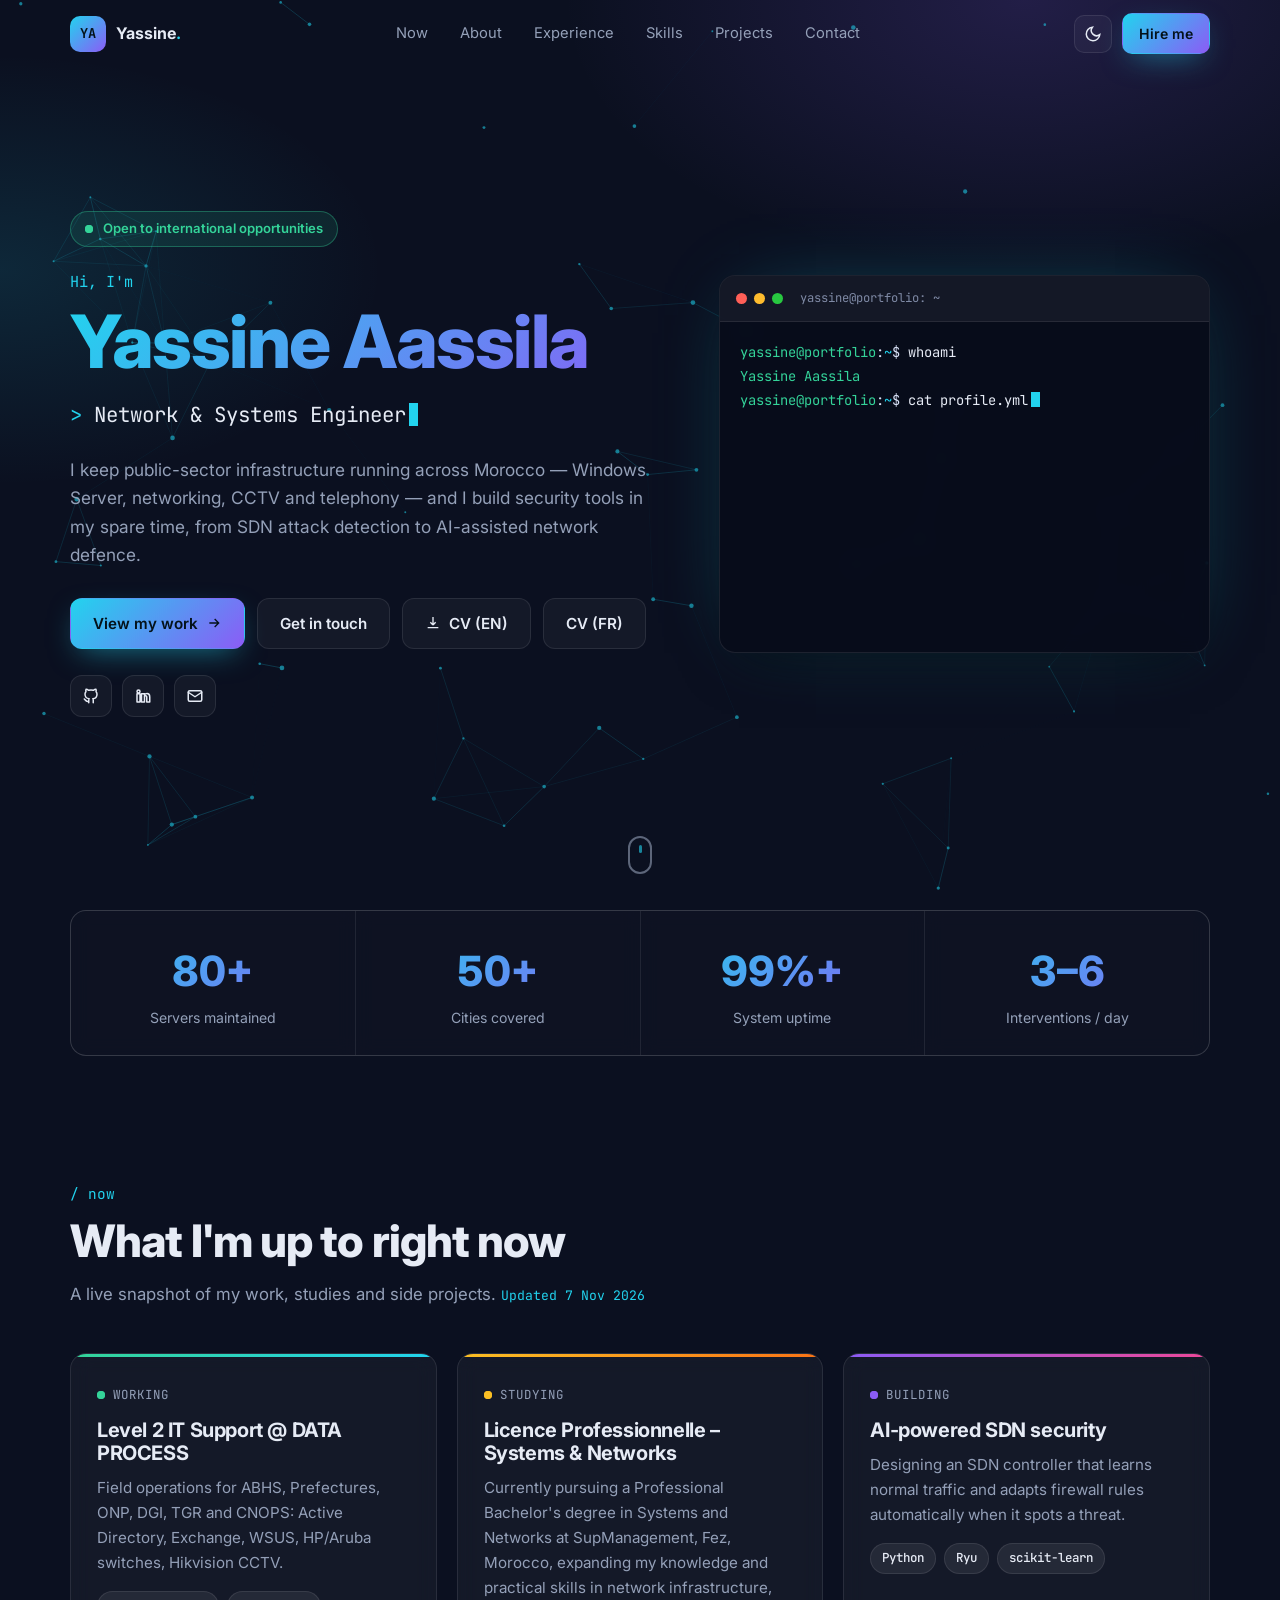
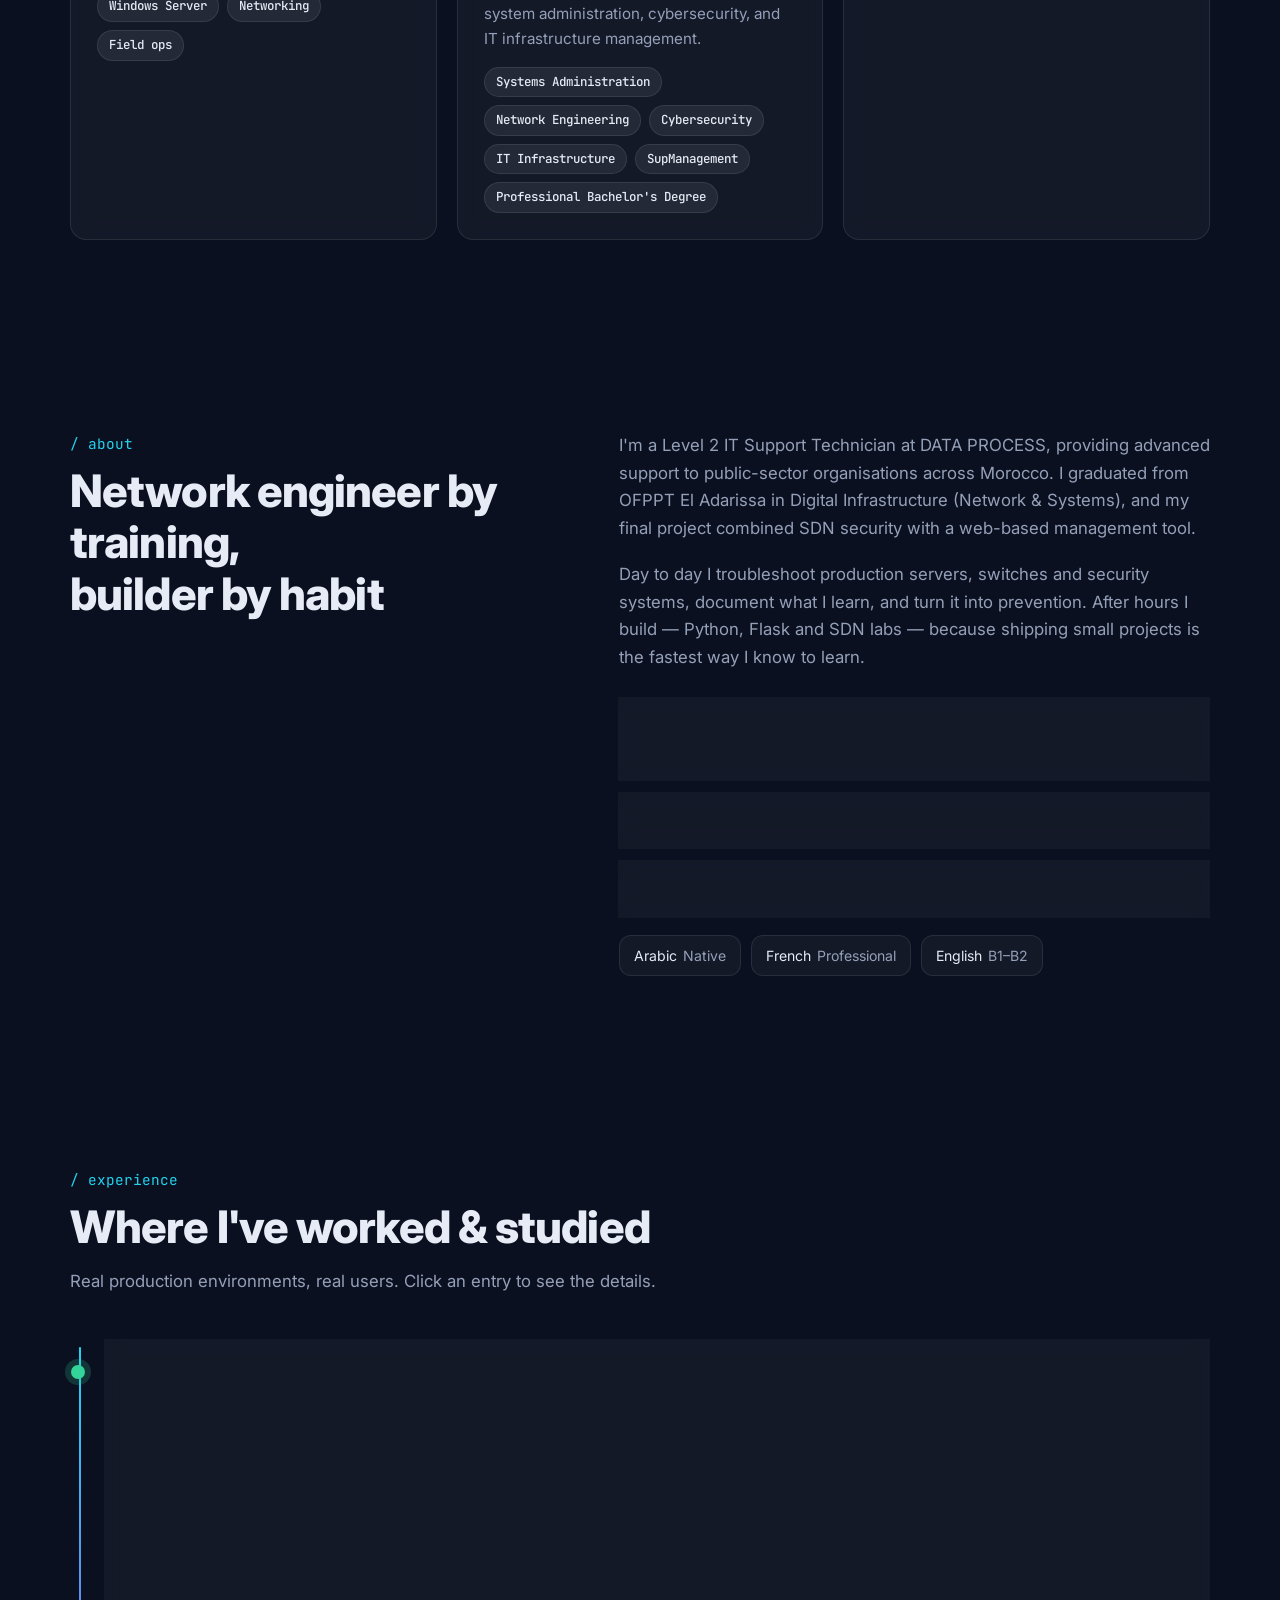
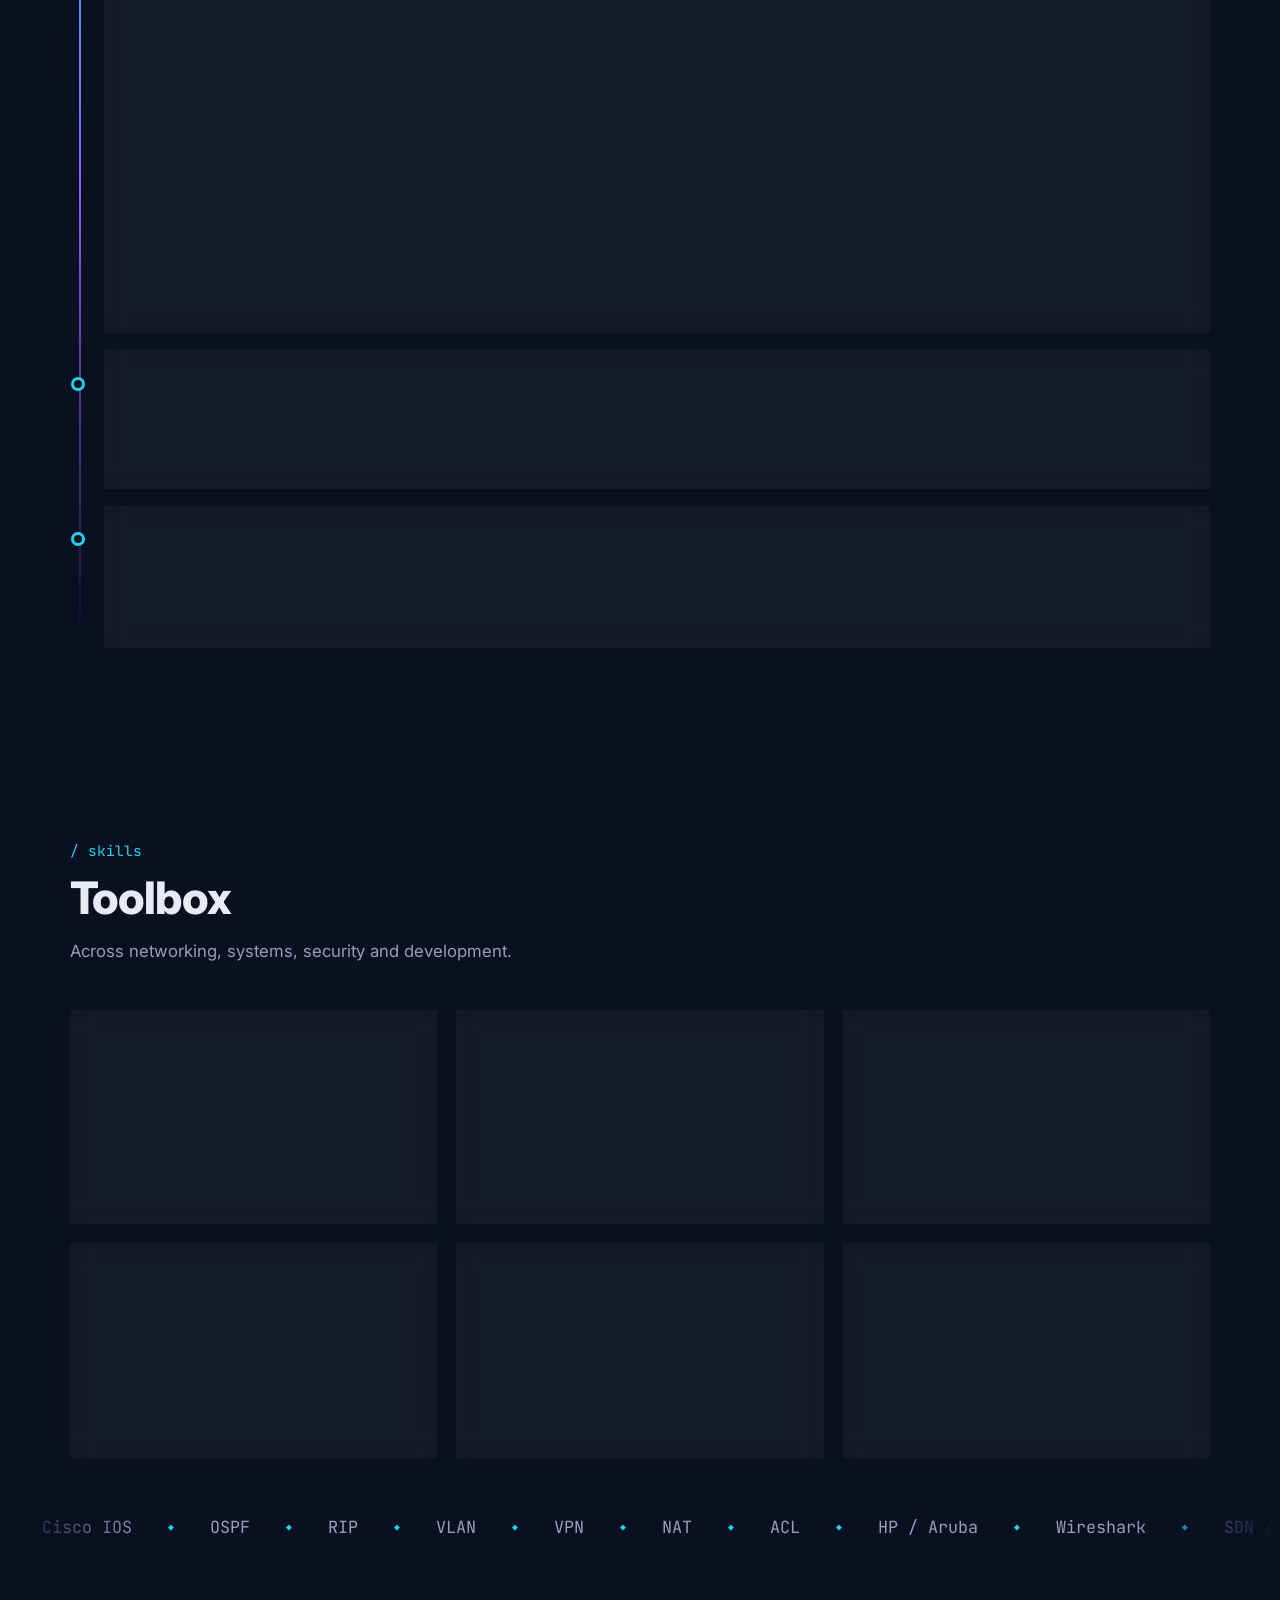
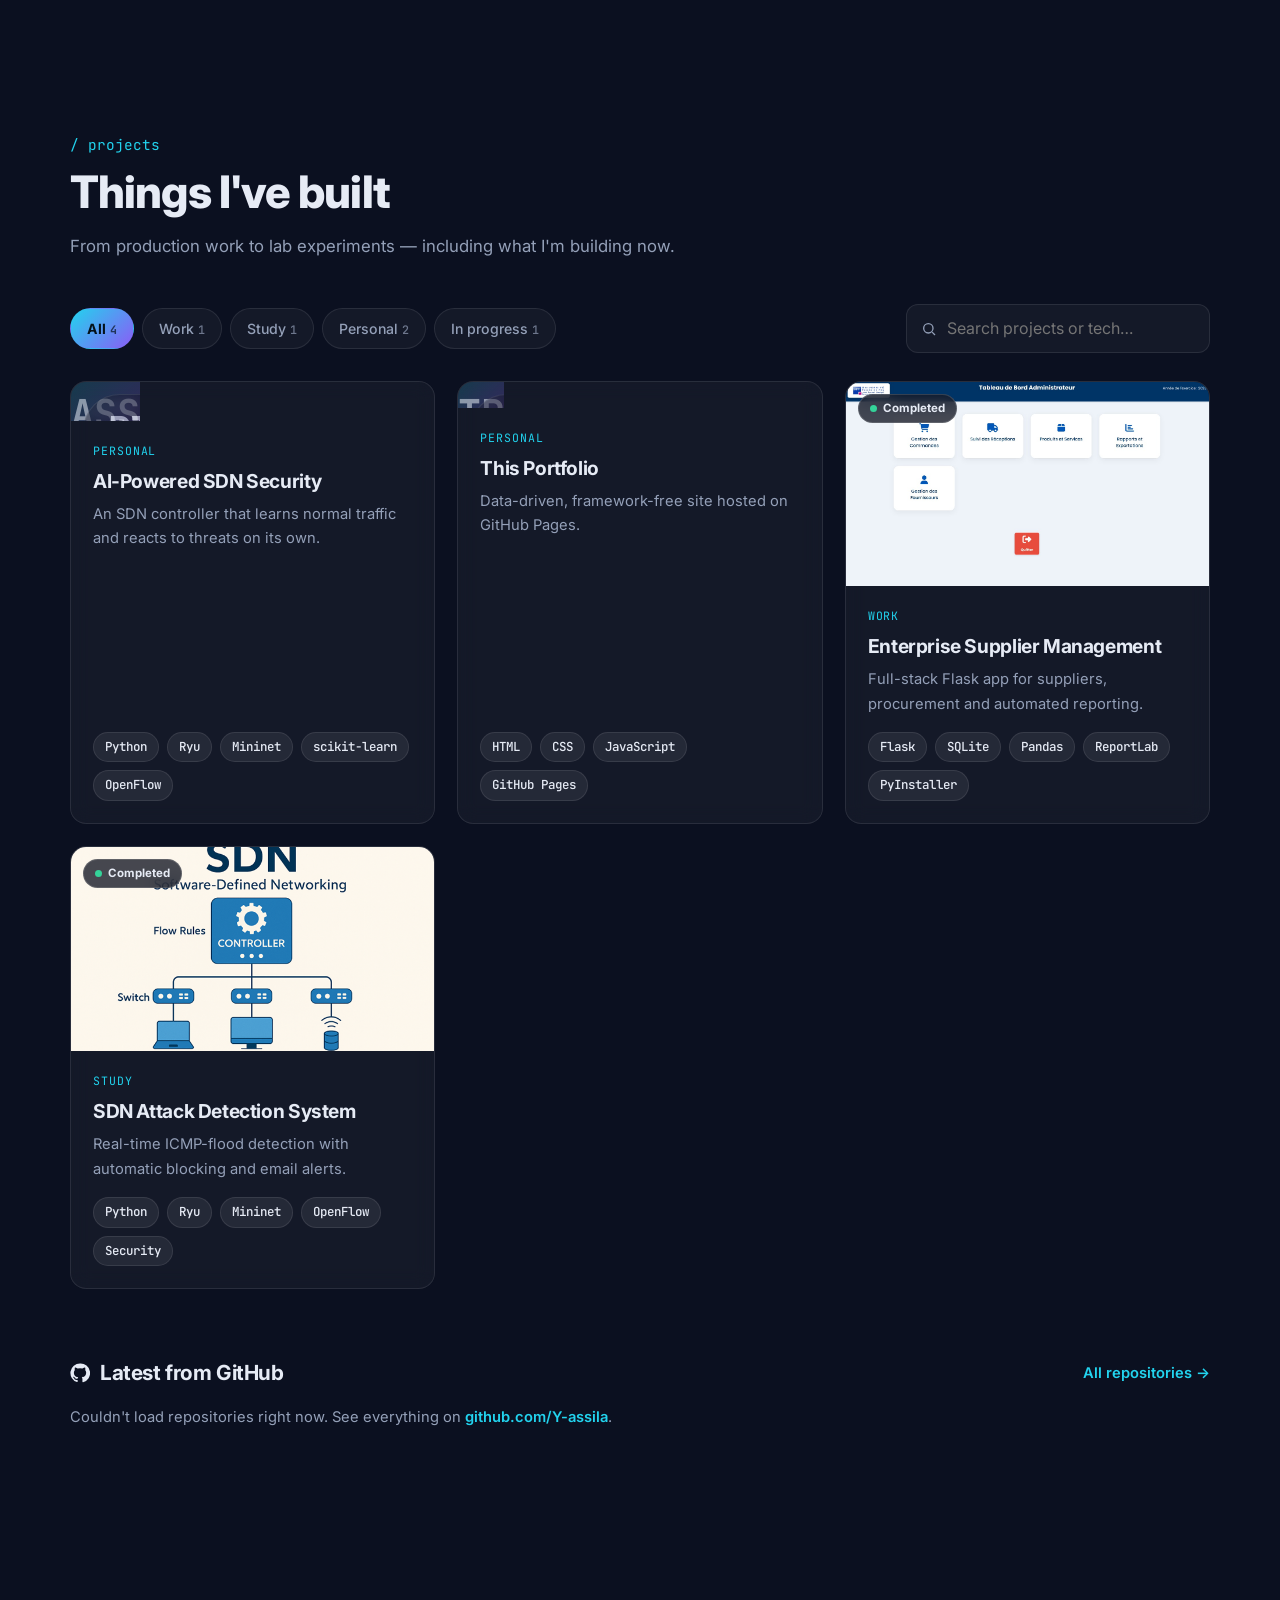
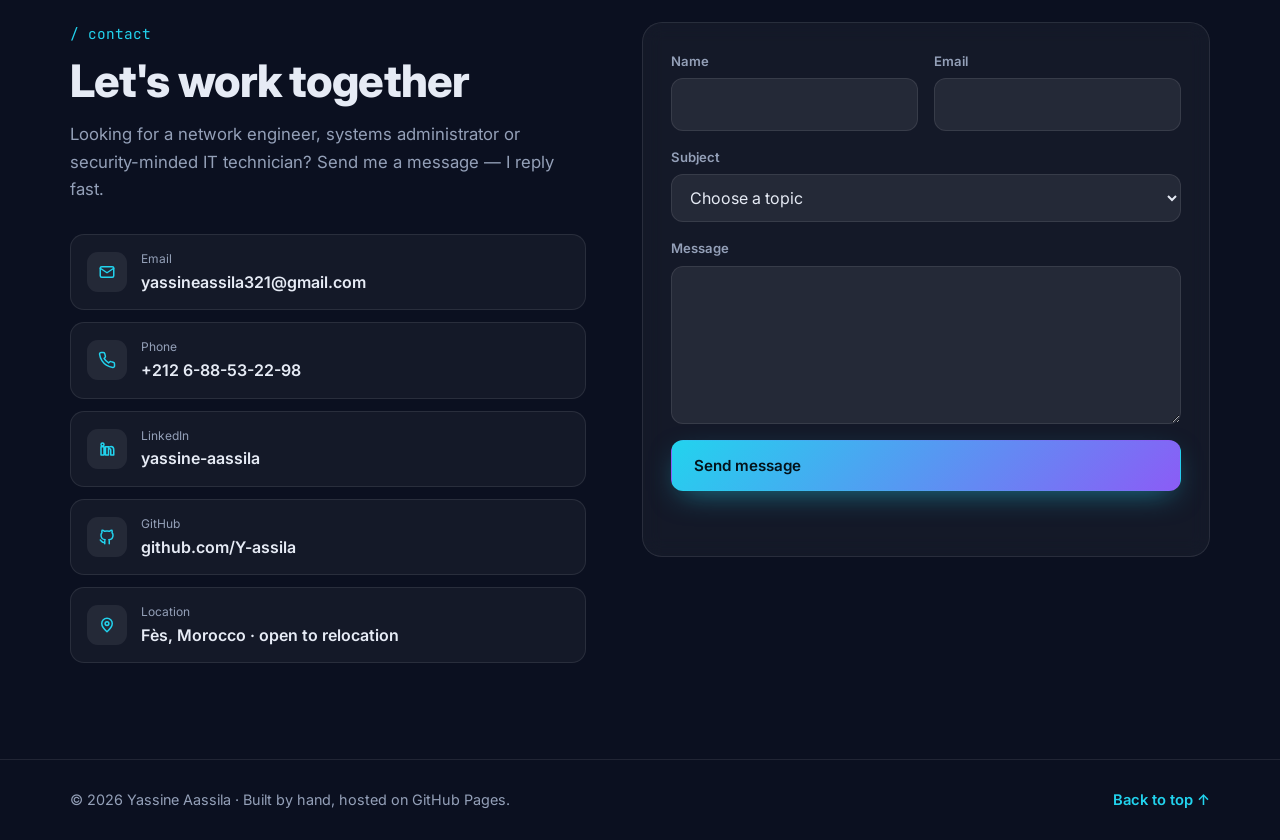
<file: index.html>
<!DOCTYPE html>
<html lang="en" data-theme="dark">
<head>
  <meta charset="UTF-8">
  <meta name="viewport" content="width=device-width, initial-scale=1.0">
  <title>Yassine Aassila — Network, Systems & Cybersecurity</title>
  <meta name="description" content="Portfolio of Yassine Aassila — Level 2 IT Support & Infrastructure professional specialising in networking, Windows Server, cybersecurity and SDN. Based in Fès, Morocco.">
  <meta name="theme-color" content="#0b1020">
  <meta property="og:title" content="Yassine Aassila — Network, Systems & Cybersecurity">
  <meta property="og:description" content="Level 2 IT Support & Infrastructure professional. Networking, Windows Server, cybersecurity and SDN projects.">
  <meta property="og:type" content="website">
  <link rel="icon" type="image/svg+xml" href="data:image/svg+xml,%3Csvg xmlns='http://www.w3.org/2000/svg' viewBox='0 0 24 24' fill='none' stroke='%2322d3ee' stroke-width='2'%3E%3Cpath d='M12 1L2 5v6c0 5.55 3.84 10.74 9 12 5.16-1.26 9-6.45 9-12V5l-10-4z'/%3E%3Cpath d='M9 12l2 2 4-4'/%3E%3C/svg%3E">
  <link rel="preconnect" href="https://fonts.googleapis.com">
  <link rel="preconnect" href="https://fonts.gstatic.com" crossorigin>
  <link href="https://fonts.googleapis.com/css2?family=Inter:wght@300;400;500;600;700;800&family=JetBrains+Mono:wght@400;500;700&display=swap" rel="stylesheet">
  <link rel="stylesheet" href="styles.css">
  <script>
    try {
      var t = localStorage.getItem("theme");
      if (t) document.documentElement.setAttribute("data-theme", t);
    } catch (e) {}
  </script>
</head>
<body>
  <a class="skip-link" href="#main">Skip to content</a>
  <div class="scroll-progress" id="scrollProgress"></div>
  <canvas id="netCanvas" aria-hidden="true"></canvas>
  <div class="bg-glow" aria-hidden="true"></div>

  <header class="site-header" id="siteHeader">
    <div class="header-inner">
      <a href="#home" class="logo" aria-label="Home"><span class="logo-mark" id="logoMark">YA</span><span class="logo-text">Yassine<span class="dot">.</span></span></a>
      <nav class="nav" id="nav" aria-label="Primary">
        <a href="#now" class="nav-link">Now</a>
        <a href="#about" class="nav-link">About</a>
        <a href="#experience" class="nav-link">Experience</a>
        <a href="#skills" class="nav-link">Skills</a>
        <a href="#projects" class="nav-link">Projects</a>
        <a href="#contact" class="nav-link">Contact</a>
      </nav>
      <div class="header-actions">
        <button class="icon-btn" id="themeToggle" aria-label="Toggle light / dark theme" title="Toggle theme">
          <svg class="i-moon" width="18" height="18" viewBox="0 0 24 24" fill="none" stroke="currentColor" stroke-width="2"><path d="M21 12.8A9 9 0 1 1 11.2 3a7 7 0 0 0 9.8 9.8z"/></svg>
          <svg class="i-sun" width="18" height="18" viewBox="0 0 24 24" fill="none" stroke="currentColor" stroke-width="2"><circle cx="12" cy="12" r="4"/><path d="M12 2v2M12 20v2M4.9 4.9l1.4 1.4M17.7 17.7l1.4 1.4M2 12h2M20 12h2M4.9 19.1l1.4-1.4M17.7 6.3l1.4-1.4"/></svg>
        </button>
        <a href="#contact" class="btn btn-sm btn-primary hide-mobile">Hire me</a>
        <button class="icon-btn menu-btn" id="menuBtn" aria-label="Open menu" aria-expanded="false" aria-controls="nav">
          <svg width="20" height="20" viewBox="0 0 24 24" fill="none" stroke="currentColor" stroke-width="2"><path d="M3 6h18M3 12h18M3 18h18"/></svg>
        </button>
      </div>
    </div>
  </header>

  <main id="main">
    <!-- HERO -->
    <section id="home" class="hero">
      <div class="container hero-grid">
        <div class="hero-copy">
          <div class="availability reveal" id="availability"><span class="pulse"></span><span id="availabilityText"></span></div>
          <p class="eyebrow reveal">Hi, I'm</p>
          <h1 class="hero-name reveal" id="heroName"></h1>
          <p class="hero-typing reveal"><span class="prompt">&gt;</span> <span id="typing"></span><span class="caret"></span></p>
          <p class="hero-summary reveal" id="heroSummary"></p>
          <div class="hero-cta reveal">
            <a href="#projects" class="btn btn-primary">View my work
              <svg width="16" height="16" viewBox="0 0 24 24" fill="none" stroke="currentColor" stroke-width="2"><path d="M5 12h14M13 6l6 6-6 6"/></svg>
            </a>
            <a href="#contact" class="btn btn-ghost">Get in touch</a>
            <a href="cv-en.pdf" class="btn btn-ghost" id="cvEn" download>
              <svg width="16" height="16" viewBox="0 0 24 24" fill="none" stroke="currentColor" stroke-width="2"><path d="M12 3v12m0 0l-4-4m4 4l4-4M4 19h16"/></svg>CV (EN)
            </a>
            <a href="cv-fr.pdf" class="btn btn-ghost" id="cvFr" download>CV (FR)</a>
          </div>
          <div class="socials reveal" id="heroSocials"></div>
        </div>

        <div class="terminal reveal" aria-label="Terminal showing a short profile">
          <div class="terminal-bar">
            <span class="tdot r"></span><span class="tdot y"></span><span class="tdot g"></span>
            <span class="terminal-title">yassine@portfolio: ~</span>
          </div>
          <div class="terminal-body" id="terminalBody"></div>
        </div>
      </div>
      <a href="#now" class="scroll-hint" aria-label="Scroll down"><span></span></a>
    </section>

    <!-- STATS -->
    <section class="stats-strip">
      <div class="container stats-grid" id="statsGrid"></div>
    </section>

    <!-- NOW -->
    <section id="now" class="section">
      <div class="container">
        <header class="section-head reveal">
          <p class="section-kicker">/ now</p>
          <h2>What I'm up to right now</h2>
          <p class="section-sub">A live snapshot of my work, studies and side projects. <span class="updated" id="nowUpdated"></span></p>
        </header>
        <div class="now-grid" id="nowGrid"></div>
      </div>
    </section>

    <!-- ABOUT -->
    <section id="about" class="section">
      <div class="container about-grid">
        <header class="section-head reveal">
          <p class="section-kicker">/ about</p>
          <h2>Network engineer by training,<br>builder by habit</h2>
        </header>
        <div class="about-body reveal" id="aboutBody"></div>
      </div>
    </section>

    <!-- EXPERIENCE -->
    <section id="experience" class="section">
      <div class="container">
        <header class="section-head reveal">
          <p class="section-kicker">/ experience</p>
          <h2>Where I've worked &amp; studied</h2>
          <p class="section-sub">Real production environments, real users. Click an entry to see the details.</p>
        </header>
        <div class="timeline" id="timeline"></div>
      </div>
    </section>

    <!-- SKILLS -->
    <section id="skills" class="section">
      <div class="container">
        <header class="section-head reveal">
          <p class="section-kicker">/ skills</p>
          <h2>Toolbox</h2>
          <p class="section-sub">Across networking, systems, security and development.</p>
        </header>
        <div class="skills-grid" id="skillsGrid"></div>
      </div>
      <div class="marquee" aria-hidden="true"><div class="marquee-track" id="marqueeTrack"></div></div>
    </section>

    <!-- PROJECTS -->
    <section id="projects" class="section">
      <div class="container">
        <header class="section-head reveal">
          <p class="section-kicker">/ projects</p>
          <h2>Things I've built</h2>
          <p class="section-sub">From production work to lab experiments — including what I'm building now.</p>
        </header>
        <div class="toolbar reveal">
          <div class="filters" id="filters" role="tablist" aria-label="Filter projects"></div>
          <label class="search">
            <svg width="16" height="16" viewBox="0 0 24 24" fill="none" stroke="currentColor" stroke-width="2"><circle cx="11" cy="11" r="7"/><path d="M21 21l-4.3-4.3"/></svg>
            <input type="search" id="projectSearch" placeholder="Search projects or tech…" aria-label="Search projects">
          </label>
        </div>
        <div class="projects-grid" id="projectsGrid"></div>
        <p class="empty" id="projectsEmpty" hidden>No project matches your search.</p>

        <div class="gh-block">
          <header class="gh-head reveal">
            <h3><svg width="20" height="20" viewBox="0 0 24 24" fill="currentColor"><path d="M12 .5a11.5 11.5 0 0 0-3.64 22.41c.58.1.79-.25.79-.56v-2c-3.2.7-3.88-1.37-3.88-1.37-.52-1.33-1.28-1.69-1.28-1.69-1.04-.71.08-.7.08-.7 1.15.08 1.76 1.19 1.76 1.19 1.03 1.76 2.69 1.25 3.35.96.1-.75.4-1.25.73-1.54-2.55-.29-5.24-1.28-5.24-5.69 0-1.26.45-2.28 1.19-3.09-.12-.29-.52-1.46.11-3.04 0 0 .97-.31 3.17 1.18a11 11 0 0 1 5.77 0c2.2-1.49 3.17-1.18 3.17-1.18.63 1.58.23 2.75.11 3.04.74.81 1.19 1.83 1.19 3.09 0 4.42-2.69 5.39-5.25 5.68.41.36.78 1.06.78 2.14v3.17c0 .31.21.67.8.56A11.5 11.5 0 0 0 12 .5z"/></svg>
              Latest from GitHub</h3>
            <a class="link-arrow" id="ghProfileLink" href="#" target="_blank" rel="noopener">All repositories →</a>
          </header>
          <div class="gh-grid" id="ghGrid"></div>
        </div>
      </div>
    </section>

    <!-- CONTACT -->
    <section id="contact" class="section">
      <div class="container contact-grid">
        <div class="reveal">
          <p class="section-kicker">/ contact</p>
          <h2>Let's work together</h2>
          <p class="section-sub left">Looking for a network engineer, systems administrator or security-minded IT technician? Send me a message — I reply fast.</p>
          <ul class="contact-list" id="contactList"></ul>
        </div>
        <form class="contact-form reveal" id="contactForm" novalidate>
          <div class="field-row">
            <label class="field"><span>Name</span><input type="text" name="name" required autocomplete="name"></label>
            <label class="field"><span>Email</span><input type="email" name="email" required autocomplete="email"></label>
          </div>
          <label class="field"><span>Subject</span>
            <select name="subject" required>
              <option value="" disabled selected>Choose a topic</option>
              <option>Job opportunity</option>
              <option>Internship</option>
              <option>Collaboration</option>
              <option>Technical consultation</option>
              <option>Other</option>
            </select>
          </label>
          <label class="field"><span>Message</span><textarea name="message" rows="5" required></textarea></label>
          <input type="text" name="_gotcha" tabindex="-1" autocomplete="off" class="honeypot" aria-hidden="true">
          <button type="submit" class="btn btn-primary" id="formBtn">Send message</button>
          <p class="form-status" id="formStatus" role="status" aria-live="polite"></p>
        </form>
      </div>
    </section>
  </main>

  <footer class="site-footer">
    <div class="container footer-inner">
      <p>© <span id="year"></span> Yassine Aassila · Built by hand, hosted on GitHub Pages.</p>
      <a href="#home" class="link-arrow">Back to top ↑</a>
    </div>
  </footer>

  <!-- Project modal -->
  <dialog class="modal" id="projectModal" aria-labelledby="modalTitle">
    <div class="modal-inner">
      <button class="icon-btn modal-close" id="modalClose" aria-label="Close">
        <svg width="20" height="20" viewBox="0 0 24 24" fill="none" stroke="currentColor" stroke-width="2"><path d="M18 6L6 18M6 6l12 12"/></svg>
      </button>
      <div id="modalContent"></div>
    </div>
  </dialog>

  <!-- Image lightbox -->
  <dialog class="lightbox" id="lightbox" aria-label="Image preview">
    <button class="icon-btn modal-close" id="lightboxClose" aria-label="Close preview">
      <svg width="20" height="20" viewBox="0 0 24 24" fill="none" stroke="currentColor" stroke-width="2"><path d="M18 6L6 18M6 6l12 12"/></svg>
    </button>
    <img id="lightboxImg" alt="">
  </dialog>

  <script src="data.js"></script>
  <script src="script.js"></script>
</body>
</html>
</file>
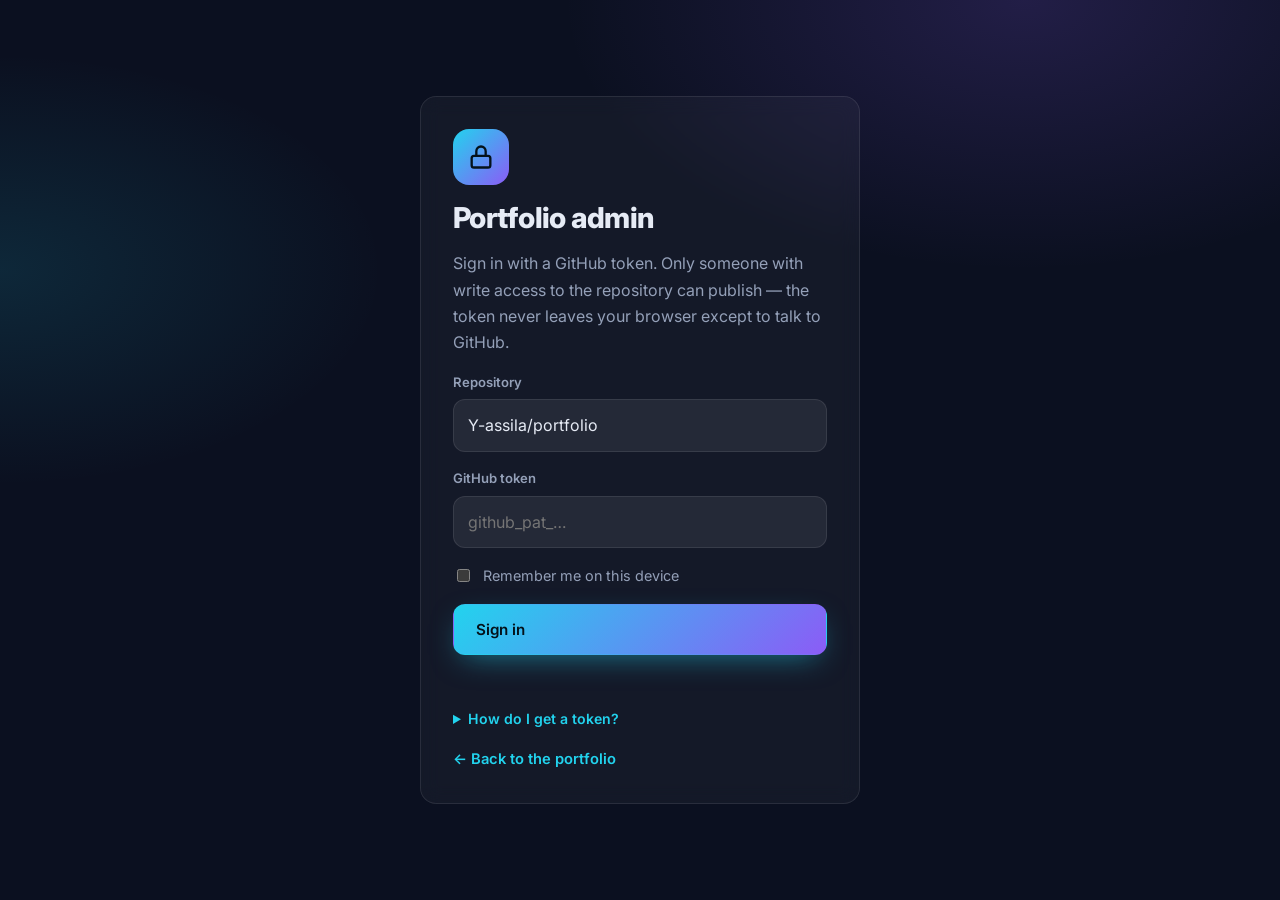
<file: admin.html>
<!DOCTYPE html>
<html lang="en" data-theme="dark">
<head>
  <meta charset="UTF-8">
  <meta name="viewport" content="width=device-width, initial-scale=1.0">
  <meta name="robots" content="noindex, nofollow">
  <title>Admin — Portfolio</title>
  <link rel="icon" href="data:image/svg+xml,%3Csvg xmlns='http://www.w3.org/2000/svg' viewBox='0 0 24 24' fill='none' stroke='%2322d3ee' stroke-width='2'%3E%3Crect x='4' y='11' width='16' height='10' rx='2'/%3E%3Cpath d='M8 11V7a4 4 0 0 1 8 0v4'/%3E%3C/svg%3E">
  <link href="https://fonts.googleapis.com/css2?family=Inter:wght@400;500;600;700;800&family=JetBrains+Mono:wght@400;500&display=swap" rel="stylesheet">
  <link rel="stylesheet" href="styles.css">
  <link rel="stylesheet" href="admin.css">
</head>
<body class="admin">
  <div class="bg-glow" aria-hidden="true"></div>

  <!-- Login -->
  <main class="login" id="loginView">
    <form class="card login-card" id="loginForm" autocomplete="off">
      <div class="lock-ico">
        <svg width="28" height="28" viewBox="0 0 24 24" fill="none" stroke="currentColor" stroke-width="2"><rect x="4" y="11" width="16" height="10" rx="2"/><path d="M8 11V7a4 4 0 0 1 8 0v4"/></svg>
      </div>
      <h1>Portfolio admin</h1>
      <p class="muted">Sign in with a GitHub token. Only someone with write access to the repository can publish — the token never leaves your browser except to talk to GitHub.</p>
      <label class="field"><span>Repository</span><input id="repo" value="Y-assila/portfolio" required spellcheck="false"></label>
      <label class="field"><span>GitHub token</span><input id="token" type="password" required placeholder="github_pat_…" spellcheck="false" autocomplete="off"></label>
      <label class="check"><input type="checkbox" id="remember"> Remember me on this device</label>
      <button class="btn btn-primary" type="submit" id="loginBtn">Sign in</button>
      <p class="form-status" id="loginStatus" role="status" aria-live="polite"></p>
      <details class="howto">
        <summary>How do I get a token?</summary>
        <ol>
          <li>GitHub → Settings → Developer settings → <b>Fine-grained personal access tokens</b> → Generate new token.</li>
          <li>Repository access: <b>Only select repositories</b> → your portfolio repo.</li>
          <li>Permissions → Repository → <b>Contents: Read and write</b> (nothing else).</li>
          <li>Pick an expiry, generate, and paste it here.</li>
        </ol>
      </details>
      <a class="link-arrow" href="index.html">← Back to the portfolio</a>
    </form>
  </main>

  <!-- App -->
  <div id="appView" hidden>
    <header class="admin-bar">
      <div class="admin-bar-inner">
        <strong>Portfolio admin</strong>
        <span class="muted mono" id="whoami"></span>
        <span class="spacer"></span>
        <a class="btn btn-sm btn-ghost" href="index.html" target="_blank" rel="noopener">View site ↗</a>
        <button class="btn btn-sm btn-ghost" id="logout" type="button">Sign out</button>
      </div>
    </header>

    <div class="admin-wrap">
      <div class="tabs" role="tablist">
        <button class="tab active" data-tab="projects" role="tab">Projects</button>
        <button class="tab" data-tab="now" role="tab">Now status</button>
      </div>

      <div class="toast" id="toast" role="status" aria-live="polite" hidden></div>

      <!-- Projects tab -->
      <section id="tab-projects">
        <div id="listView">
          <div class="list-head">
            <h2>Projects <small class="muted" id="projectCount"></small></h2>
            <button class="btn btn-primary" id="newProject" type="button">+ New project</button>
          </div>
          <div id="projectList" class="plist"></div>
        </div>

        <form id="editView" class="card editor" hidden novalidate>
          <div class="list-head">
            <h2 id="editorTitle">New project</h2>
            <button class="btn btn-sm btn-ghost" type="button" id="cancelEdit">← Back</button>
          </div>

          <label class="field"><span>Title *</span><input id="f-title" required maxlength="80"></label>
          <label class="field"><span>One-line tagline</span><input id="f-tagline" maxlength="140" placeholder="What is it, in one sentence?"></label>

          <div class="grid3">
            <label class="field"><span>Category</span>
              <select id="f-category">
                <option value="work">Work</option>
                <option value="study">Study</option>
                <option value="personal" selected>Personal</option>
              </select>
            </label>
            <label class="field"><span>Status</span>
              <select id="f-status">
                <option value="completed">Completed</option>
                <option value="in-progress" selected>In progress</option>
                <option value="planned">Planned</option>
              </select>
            </label>
            <label class="field"><span>Month</span><input id="f-date" type="month" required></label>
          </div>

          <label class="field"><span>Summary *</span><textarea id="f-summary" rows="4" required placeholder="A short paragraph about the project."></textarea></label>
          <label class="field"><span>Technologies (comma separated)</span><input id="f-tags" placeholder="Python, Flask, SQLite"></label>

          <div class="grid2">
            <label class="field"><span>Key numbers <em>(one per line: value | label)</em></span>
              <textarea id="f-metrics" rows="4" placeholder="99% | Uptime&#10;3x | Faster"></textarea></label>
            <label class="field"><span>Links <em>(one per line: label | url | github/demo/pdf)</em></span>
              <textarea id="f-links" rows="4" placeholder="Source code | https://github.com/Y-assila/repo | github"></textarea></label>
          </div>

          <label class="field"><span>Details <em>(a heading line, then "- " bullet lines; blank line between sections)</em></span>
            <textarea id="f-details" rows="8" placeholder="What it does&#10;- Point one&#10;- Point two&#10;&#10;Stack&#10;- Python, Flask"></textarea></label>

          <div class="field">
            <span>Screenshots <em>(first one is the cover; large images are resized automatically)</em></span>
            <div id="imageList" class="imglist"></div>
            <input type="file" id="f-files" accept="image/png,image/jpeg,image/webp" multiple hidden>
            <button class="btn btn-sm btn-ghost" type="button" id="addImages">+ Add images</button>
          </div>

          <label class="check"><input type="checkbox" id="f-featured"> Featured project</label>

          <div class="actions">
            <button class="btn btn-primary" type="submit" id="publishBtn">Publish to portfolio</button>
            <button class="btn btn-ghost" type="button" id="cancelEdit2">Cancel</button>
          </div>
          <p class="form-status" id="editStatus" role="status" aria-live="polite"></p>
        </form>
      </section>

      <!-- Now tab -->
      <section id="tab-now" hidden>
        <form class="card editor" id="nowForm" novalidate>
          <div class="list-head"><h2>What I'm up to right now</h2></div>
          <div id="nowFields"></div>
          <div class="actions"><button class="btn btn-primary" type="submit" id="nowBtn">Publish status</button></div>
          <p class="form-status" id="nowStatus" role="status" aria-live="polite"></p>
        </form>
      </section>
    </div>
  </div>

  <script src="admin.js"></script>
</body>
</html>
</file>
<file: styles.css>
/* ===== Tokens ===== */
:root {
  --bg: #0b1020;
  --bg-2: #0f1630;
  --surface: rgba(255, 255, 255, 0.04);
  --surface-2: rgba(255, 255, 255, 0.07);
  --border: rgba(255, 255, 255, 0.09);
  --text: #e6ebf5;
  --muted: #94a0b8;
  --accent: #22d3ee;
  --accent-2: #8b5cf6;
  --good: #34d399;
  --warn: #fbbf24;
  --grad: linear-gradient(135deg, #22d3ee 0%, #8b5cf6 100%);
  --shadow: 0 20px 50px -20px rgba(0, 0, 0, 0.6);
  --radius: 16px;
  --font: "Inter", system-ui, -apple-system, "Segoe UI", sans-serif;
  --mono: "JetBrains Mono", ui-monospace, "Cascadia Code", Consolas, monospace;
  --header-h: 68px;
  color-scheme: dark;
}
[data-theme="light"] {
  --bg: #f6f8fc;
  --bg-2: #eaeff8;
  --surface: rgba(255, 255, 255, 0.75);
  --surface-2: rgba(15, 23, 42, 0.05);
  --border: rgba(15, 23, 42, 0.1);
  --text: #0f172a;
  --muted: #526078;
  --accent: #0891b2;
  --accent-2: #6d28d9;
  --good: #059669;
  --warn: #b45309;
  --grad: linear-gradient(135deg, #0891b2 0%, #6d28d9 100%);
  --shadow: 0 20px 40px -24px rgba(15, 23, 42, 0.35);
  color-scheme: light;
}

/* ===== Base ===== */
*, *::before, *::after { box-sizing: border-box; }
html { scroll-behavior: smooth; scroll-padding-top: calc(var(--header-h) + 12px); }
body {
  margin: 0;
  font-family: var(--font);
  background: var(--bg);
  color: var(--text);
  line-height: 1.65;
  -webkit-font-smoothing: antialiased;
  overflow-x: hidden;
}
img { max-width: 100%; display: block; }
a { color: inherit; text-decoration: none; }
h1, h2, h3, h4 { line-height: 1.15; margin: 0; letter-spacing: -0.02em; }
p { margin: 0; }
ul { margin: 0; padding: 0; list-style: none; }
button, input, select, textarea { font: inherit; color: inherit; }
::selection { background: rgba(34, 211, 238, 0.3); }
:focus-visible { outline: 2px solid var(--accent); outline-offset: 3px; border-radius: 6px; }
.container { width: min(1140px, 100% - 40px); margin-inline: auto; }
.skip-link { position: absolute; left: -999px; top: 8px; background: var(--accent); color: #001018; padding: 8px 14px; border-radius: 8px; z-index: 200; }
.skip-link:focus { left: 8px; }
.hide-mobile { display: inline-flex; }

/* ===== Background ===== */
#netCanvas { position: fixed; inset: 0; width: 100%; height: 100%; z-index: -2; opacity: 0.7; }
.bg-glow {
  position: fixed; inset: 0; z-index: -3; pointer-events: none;
  background:
    radial-gradient(60% 50% at 80% 0%, rgba(139, 92, 246, 0.18), transparent 60%),
    radial-gradient(50% 40% at 0% 30%, rgba(34, 211, 238, 0.12), transparent 60%),
    var(--bg);
}
[data-theme="light"] #netCanvas { opacity: 0.45; }
.scroll-progress { position: fixed; top: 0; left: 0; height: 3px; width: 0; background: var(--grad); z-index: 120; }

/* ===== Header ===== */
.site-header {
  position: fixed; top: 0; inset-inline: 0; height: var(--header-h); z-index: 100;
  transition: background 0.3s, border-color 0.3s, backdrop-filter 0.3s;
  border-bottom: 1px solid transparent;
}
.site-header.scrolled {
  background: color-mix(in srgb, var(--bg) 78%, transparent);
  backdrop-filter: blur(14px) saturate(1.4);
  -webkit-backdrop-filter: blur(14px) saturate(1.4);
  border-color: var(--border);
}
.header-inner { width: min(1140px, 100% - 40px); margin-inline: auto; height: 100%; display: flex; align-items: center; justify-content: space-between; gap: 16px; }
.logo { display: flex; align-items: center; gap: 10px; font-weight: 700; }
.logo-mark { display: grid; place-items: center; width: 36px; height: 36px; border-radius: 10px; background: var(--grad); color: #04121a; font-family: var(--mono); font-size: 0.85rem; font-weight: 700; }
.logo-text .dot { color: var(--accent); }
.nav { display: flex; gap: 4px; }
.nav-link { padding: 8px 14px; border-radius: 999px; font-size: 0.92rem; color: var(--muted); transition: color 0.2s, background 0.2s; }
.nav-link:hover { color: var(--text); background: var(--surface-2); }
.nav-link.active { color: var(--text); background: var(--surface-2); box-shadow: inset 0 0 0 1px var(--border); }
.header-actions { display: flex; align-items: center; gap: 10px; }
.icon-btn { display: grid; place-items: center; width: 38px; height: 38px; border-radius: 10px; border: 1px solid var(--border); background: var(--surface); cursor: pointer; transition: background 0.2s, transform 0.2s; }
.icon-btn:hover { background: var(--surface-2); transform: translateY(-1px); }
.menu-btn { display: none; }
.i-sun { display: none; }
[data-theme="light"] .i-sun { display: block; }
[data-theme="light"] .i-moon { display: none; }

/* ===== Buttons ===== */
.btn { display: inline-flex; align-items: center; gap: 8px; padding: 12px 22px; border-radius: 12px; font-weight: 600; font-size: 0.95rem; border: 1px solid transparent; cursor: pointer; transition: transform 0.2s, box-shadow 0.2s, background 0.2s; }
.btn-sm { padding: 8px 16px; font-size: 0.88rem; border-radius: 10px; }
.btn-primary { background: var(--grad); color: #04121a; box-shadow: 0 10px 30px -10px rgba(34, 211, 238, 0.55); }
.btn-primary:hover { transform: translateY(-2px); box-shadow: 0 14px 34px -10px rgba(139, 92, 246, 0.6); }
.btn-ghost { background: var(--surface); border-color: var(--border); }
.btn-ghost:hover { background: var(--surface-2); transform: translateY(-2px); }
.btn:disabled { opacity: 0.6; cursor: wait; transform: none; }
.link-arrow { color: var(--accent); font-weight: 600; font-size: 0.92rem; }
.link-arrow:hover { text-decoration: underline; }

/* ===== Reveal ===== */
.reveal { opacity: 0; transform: translateY(22px); transition: opacity 0.7s ease, transform 0.7s ease; transition-delay: var(--d, 0ms); }
.reveal.in { opacity: 1; transform: none; }
.reveal > .card { height: 100%; }
html.lock { overflow: hidden; }

/* ===== Hero ===== */
.hero { min-height: 100svh; display: flex; align-items: center; padding: calc(var(--header-h) + 40px) 0 80px; position: relative; }
.hero-grid { display: grid; grid-template-columns: 1.1fr 0.9fr; gap: 48px; align-items: center; }
.availability { display: inline-flex; align-items: center; gap: 10px; padding: 6px 14px; border-radius: 999px; background: rgba(52, 211, 153, 0.1); border: 1px solid rgba(52, 211, 153, 0.35); color: var(--good); font-size: 0.82rem; font-weight: 600; margin-bottom: 22px; }
.availability.off { background: var(--surface); border-color: var(--border); color: var(--muted); }
.pulse { width: 8px; height: 8px; border-radius: 50%; background: currentColor; position: relative; }
.pulse::after { content: ""; position: absolute; inset: 0; border-radius: 50%; background: currentColor; animation: ping 1.8s infinite; }
@keyframes ping { 0% { transform: scale(1); opacity: 0.7; } 100% { transform: scale(3.2); opacity: 0; } }
.eyebrow { font-family: var(--mono); color: var(--accent); font-size: 0.95rem; margin-bottom: 6px; }
.hero-name { font-size: clamp(2.6rem, 6.5vw, 4.6rem); font-weight: 800; background: var(--grad); -webkit-background-clip: text; background-clip: text; color: transparent; margin-bottom: 14px; }
.hero-typing { font-family: var(--mono); font-size: clamp(1rem, 2.2vw, 1.3rem); min-height: 1.9em; margin-bottom: 18px; }
.prompt { color: var(--accent); }
.caret { display: inline-block; width: 9px; height: 1.1em; background: var(--accent); vertical-align: -0.18em; margin-left: 3px; animation: blink 1s steps(1) infinite; }
@keyframes blink { 50% { opacity: 0; } }
.hero-summary { color: var(--muted); font-size: 1.08rem; max-width: 56ch; margin-bottom: 28px; }
.hero-cta { display: flex; flex-wrap: wrap; gap: 12px; margin-bottom: 26px; }
.socials { display: flex; gap: 10px; }
.social { display: grid; place-items: center; width: 42px; height: 42px; border-radius: 12px; border: 1px solid var(--border); background: var(--surface); transition: transform 0.2s, color 0.2s, border-color 0.2s; }
.social:hover { transform: translateY(-3px); color: var(--accent); border-color: var(--accent); }
.scroll-hint { position: absolute; bottom: 26px; left: 50%; width: 24px; height: 38px; margin-left: -12px; border: 2px solid var(--muted); border-radius: 14px; opacity: 0.6; }
.scroll-hint span { position: absolute; left: 50%; top: 7px; width: 3px; height: 8px; margin-left: -1.5px; border-radius: 2px; background: var(--accent); animation: wheel 1.8s infinite; }
@keyframes wheel { 0% { transform: translateY(0); opacity: 1; } 100% { transform: translateY(14px); opacity: 0; } }

/* ===== Terminal ===== */
.terminal { border-radius: var(--radius); background: rgba(8, 12, 26, 0.85); border: 1px solid var(--border); box-shadow: var(--shadow), 0 0 80px -30px rgba(34, 211, 238, 0.4); overflow: hidden; font-family: var(--mono); font-size: 0.86rem; color: #d7e0f5; backdrop-filter: blur(8px); }
.terminal-bar { display: flex; align-items: center; gap: 7px; padding: 12px 16px; background: rgba(255, 255, 255, 0.05); border-bottom: 1px solid rgba(255, 255, 255, 0.08); }
.tdot { width: 11px; height: 11px; border-radius: 50%; }
.tdot.r { background: #ff5f57; } .tdot.y { background: #febc2e; } .tdot.g { background: #28c840; }
.terminal-title { margin-left: 10px; font-size: 0.76rem; color: #7f8aa5; }
.terminal-body { padding: 18px 20px 22px; min-height: 330px; white-space: pre-wrap; line-height: 1.75; }
.t-cmd { color: #e6ebf5; }
.t-ps { color: #34d399; }
.t-key { color: #22d3ee; }
.t-val { color: #c4b5fd; }
.t-ok { color: #34d399; }
.t-dim { color: #7f8aa5; }

/* ===== Stats ===== */
.stats-strip { padding: 10px 0 30px; }
.stats-grid { display: grid; grid-template-columns: repeat(4, 1fr); gap: 1px; background: var(--border); border: 1px solid var(--border); border-radius: var(--radius); overflow: hidden; }
.stat { background: color-mix(in srgb, var(--bg) 85%, transparent); backdrop-filter: blur(8px); padding: 26px 20px; text-align: center; }
.stat-value { font-size: clamp(1.8rem, 4vw, 2.6rem); font-weight: 800; background: var(--grad); -webkit-background-clip: text; background-clip: text; color: transparent; font-variant-numeric: tabular-nums; }
.stat-label { color: var(--muted); font-size: 0.88rem; }

/* ===== Sections ===== */
.section { padding: 96px 0; position: relative; }
.section-head { margin-bottom: 44px; max-width: 720px; }
.section-kicker { font-family: var(--mono); color: var(--accent); font-size: 0.9rem; margin-bottom: 10px; }
.section h2 { font-size: clamp(1.9rem, 4vw, 2.8rem); font-weight: 800; }
.section-sub { color: var(--muted); margin-top: 14px; font-size: 1.05rem; }
.section-sub.left { max-width: 52ch; }
.updated { font-family: var(--mono); font-size: 0.82rem; color: var(--accent); white-space: nowrap; }

/* ===== Now ===== */
.now-grid { display: grid; grid-template-columns: repeat(3, 1fr); gap: 20px; }
.card { background: var(--surface); border: 1px solid var(--border); border-radius: var(--radius); backdrop-filter: blur(10px); transition: transform 0.3s, border-color 0.3s, box-shadow 0.3s; }
.now-card { padding: 26px; position: relative; overflow: hidden; }
.now-card::before { content: ""; position: absolute; inset: 0 0 auto 0; height: 3px; background: var(--c, var(--grad)); }
.now-card:hover, .skill-card:hover { transform: translateY(-5px); border-color: color-mix(in srgb, var(--accent) 50%, var(--border)); box-shadow: var(--shadow); }
.now-card[data-kind="working"] { --c: linear-gradient(90deg, #34d399, #22d3ee); }
.now-card[data-kind="learning"] { --c: linear-gradient(90deg, #fbbf24, #f97316); }
.now-card[data-kind="building"] { --c: linear-gradient(90deg, #8b5cf6, #ec4899); }
.now-label { display: inline-flex; align-items: center; gap: 8px; font-family: var(--mono); font-size: 0.78rem; text-transform: uppercase; letter-spacing: 0.08em; color: var(--muted); margin-bottom: 14px; }
.now-label .pulse { color: var(--good); }
.now-card[data-kind="learning"] .pulse { color: var(--warn); }
.now-card[data-kind="building"] .pulse { color: var(--accent-2); }
.now-card h3 { font-size: 1.25rem; margin-bottom: 10px; }
.now-card p { color: var(--muted); font-size: 0.95rem; margin-bottom: 16px; }

/* ===== Chips ===== */
.chips { display: flex; flex-wrap: wrap; gap: 8px; }
.chip { padding: 4px 11px; border-radius: 999px; font-size: 0.78rem; font-weight: 500; background: var(--surface-2); border: 1px solid var(--border); color: var(--text); font-family: var(--mono); }

/* ===== About ===== */
.about-grid { display: grid; grid-template-columns: 1fr 1.2fr; gap: 56px; align-items: start; }
.about-grid .section-head { margin: 0; }
.about-body p { color: var(--muted); font-size: 1.05rem; margin-bottom: 18px; }
.facts { margin-top: 26px; display: grid; gap: 12px; }
.fact { display: grid; grid-template-columns: 130px 1fr; gap: 14px; padding: 14px 18px; }
.fact b { font-family: var(--mono); font-size: 0.8rem; color: var(--accent); font-weight: 500; text-transform: uppercase; letter-spacing: 0.06em; padding-top: 2px; }
.langs { display: flex; flex-wrap: wrap; gap: 10px; margin-top: 18px; }
.lang { padding: 8px 14px; border-radius: 12px; background: var(--surface); border: 1px solid var(--border); font-size: 0.88rem; }
.lang span { color: var(--muted); margin-left: 6px; }

/* ===== Timeline ===== */
.timeline { position: relative; display: grid; gap: 18px; padding-left: 34px; }
.timeline::before { content: ""; position: absolute; left: 9px; top: 8px; bottom: 8px; width: 2px; background: linear-gradient(var(--accent), var(--accent-2), transparent); border-radius: 2px; }
.tl-item { position: relative; }
.tl-item::before { content: ""; position: absolute; left: -33px; top: 26px; width: 14px; height: 14px; border-radius: 50%; background: var(--bg); border: 3px solid var(--accent); }
.tl-item.current::before { background: var(--good); border-color: var(--good); box-shadow: 0 0 0 6px rgba(52, 211, 153, 0.2); }
.tl-toggle { width: 100%; text-align: left; background: none; border: 0; cursor: pointer; padding: 22px 26px; display: flex; gap: 16px; justify-content: space-between; align-items: flex-start; }
.tl-org { font-size: 1.2rem; font-weight: 700; }
.tl-role { color: var(--muted); margin-top: 2px; }
.tl-meta { display: flex; flex-wrap: wrap; gap: 8px; margin-top: 10px; align-items: center; }
.tl-period { font-family: var(--mono); font-size: 0.8rem; color: var(--accent); }
.badge { padding: 3px 10px; border-radius: 999px; font-size: 0.72rem; font-weight: 700; letter-spacing: 0.03em; }
.badge.current { background: rgba(52, 211, 153, 0.15); color: var(--good); }
.badge.edu { background: rgba(139, 92, 246, 0.16); color: #a78bfa; }
.chev { flex: none; margin-top: 6px; transition: transform 0.3s; color: var(--muted); }
.tl-item.open .chev { transform: rotate(180deg); }
.tl-panel { display: grid; grid-template-rows: 0fr; transition: grid-template-rows 0.4s ease; }
.tl-item.open .tl-panel { grid-template-rows: 1fr; }
.tl-panel > div { overflow: hidden; }
.tl-content { padding: 0 26px 24px; }
.tl-content > p { color: var(--muted); margin-bottom: 18px; }
.areas { display: grid; grid-template-columns: repeat(2, 1fr); gap: 14px; margin-bottom: 18px; }
.area { background: var(--surface-2); border: 1px solid var(--border); border-radius: 12px; padding: 16px 18px; }
.area h4 { font-size: 0.95rem; margin-bottom: 10px; color: var(--accent); }
.area li { position: relative; padding-left: 16px; font-size: 0.88rem; color: var(--muted); margin-bottom: 6px; }
.area li::before { content: "›"; position: absolute; left: 2px; color: var(--accent); font-weight: 700; }

/* ===== Skills ===== */
.skills-grid { display: grid; grid-template-columns: repeat(3, 1fr); gap: 20px; }
.skill-card { padding: 24px; }
.skill-head { display: flex; align-items: center; gap: 12px; margin-bottom: 16px; }
.skill-ico { display: grid; place-items: center; width: 40px; height: 40px; border-radius: 11px; background: var(--grad); color: #04121a; }
.skill-head h3 { font-size: 1.05rem; }
.marquee { margin-top: 56px; overflow: hidden; mask-image: linear-gradient(90deg, transparent, #000 12%, #000 88%, transparent); -webkit-mask-image: linear-gradient(90deg, transparent, #000 12%, #000 88%, transparent); }
.marquee-track { display: flex; gap: 36px; width: max-content; animation: scroll 38s linear infinite; font-family: var(--mono); font-size: 1.05rem; color: var(--muted); }
.marquee-track span { white-space: nowrap; }
.marquee-track span::before { content: "◆"; color: var(--accent); margin-right: 36px; font-size: 0.6rem; vertical-align: 2px; }
.marquee:hover .marquee-track { animation-play-state: paused; }
@keyframes scroll { to { transform: translateX(-50%); } }

/* ===== Projects ===== */
.toolbar { display: flex; flex-wrap: wrap; gap: 14px; justify-content: space-between; align-items: center; margin-bottom: 28px; }
.filters { display: flex; flex-wrap: wrap; gap: 8px; }
.filter { padding: 8px 16px; border-radius: 999px; border: 1px solid var(--border); background: var(--surface); cursor: pointer; font-size: 0.88rem; font-weight: 500; color: var(--muted); transition: all 0.2s; }
.filter:hover { color: var(--text); }
.filter.active { background: var(--grad); color: #04121a; border-color: transparent; font-weight: 700; }
.filter small { opacity: 0.7; margin-left: 4px; font-family: var(--mono); }
.search { display: flex; align-items: center; gap: 10px; padding: 0 14px; border-radius: 12px; border: 1px solid var(--border); background: var(--surface); min-width: 260px; color: var(--muted); }
.search:focus-within { border-color: var(--accent); }
.search input { flex: 1; background: none; border: 0; outline: 0; padding: 10px 0; color: var(--text); }
.projects-grid { display: grid; grid-template-columns: repeat(auto-fill, minmax(330px, 1fr)); gap: 22px; }
.project-card { display: flex; flex-direction: column; overflow: hidden; cursor: pointer; text-align: left; padding: 0; color: inherit; width: 100%; transform-style: preserve-3d; }
.project-card:hover { border-color: color-mix(in srgb, var(--accent) 55%, var(--border)); box-shadow: var(--shadow), 0 0 40px -18px var(--accent); }
.p-cover { aspect-ratio: 16 / 9; background: var(--bg-2); position: relative; overflow: hidden; }
.p-cover img { width: 100%; height: 100%; object-fit: cover; transition: transform 0.6s; }
.project-card:hover .p-cover img { transform: scale(1.06); }
.p-cover.no-img { display: grid; place-items: center; background: linear-gradient(135deg, rgba(34, 211, 238, 0.18), rgba(139, 92, 246, 0.25)); }
.p-cover.no-img span { font-family: var(--mono); font-size: 2.4rem; font-weight: 700; opacity: 0.55; }
.p-status { position: absolute; top: 12px; left: 12px; display: inline-flex; align-items: center; gap: 6px; padding: 4px 11px; border-radius: 999px; font-size: 0.72rem; font-weight: 700; backdrop-filter: blur(8px); background: rgba(8, 12, 26, 0.75); color: #e6ebf5; border: 1px solid rgba(255, 255, 255, 0.15); }
.p-status i { width: 7px; height: 7px; border-radius: 50%; background: var(--s); }
.p-status.completed { --s: #34d399; } .p-status.in-progress { --s: #fbbf24; } .p-status.planned { --s: #a78bfa; }
.p-status.in-progress i { animation: blink 1.2s infinite; }
.p-body { padding: 20px 22px 22px; display: flex; flex-direction: column; gap: 10px; flex: 1; }
.p-cat { font-family: var(--mono); font-size: 0.72rem; color: var(--accent); text-transform: uppercase; letter-spacing: 0.08em; }
.p-body h3 { font-size: 1.2rem; }
.p-body p { color: var(--muted); font-size: 0.92rem; }
.p-body .chips { margin-top: auto; padding-top: 6px; }
.empty { text-align: center; color: var(--muted); padding: 40px 0; }

/* ===== GitHub ===== */
.gh-block { margin-top: 72px; }
.gh-head { display: flex; justify-content: space-between; align-items: center; margin-bottom: 20px; flex-wrap: wrap; gap: 10px; }
.gh-head h3 { display: flex; align-items: center; gap: 10px; font-size: 1.3rem; }
.gh-grid { display: grid; grid-template-columns: repeat(auto-fill, minmax(260px, 1fr)); gap: 16px; }
.repo { padding: 18px 20px; display: flex; flex-direction: column; gap: 8px; }
.repo:hover { transform: translateY(-4px); border-color: var(--accent); }
.repo h4 { font-family: var(--mono); font-size: 0.95rem; color: var(--accent); word-break: break-word; }
.repo p { color: var(--muted); font-size: 0.85rem; flex: 1; }
.repo-meta { display: flex; gap: 14px; font-size: 0.78rem; color: var(--muted); flex-wrap: wrap; }
.lang-dot { display: inline-block; width: 10px; height: 10px; border-radius: 50%; background: var(--l, var(--accent)); margin-right: 5px; }
.skeleton { height: 118px; background: linear-gradient(90deg, var(--surface) 25%, var(--surface-2) 50%, var(--surface) 75%); background-size: 200% 100%; animation: shimmer 1.4s infinite; border-radius: var(--radius); }
@keyframes shimmer { to { background-position: -200% 0; } }
.gh-note { grid-column: 1 / -1; color: var(--muted); font-size: 0.92rem; }

/* ===== Modal ===== */
dialog { border: 0; padding: 0; background: transparent; color: var(--text); max-width: none; max-height: none; }
dialog::backdrop { background: rgba(4, 7, 16, 0.72); backdrop-filter: blur(6px); }
.modal { width: min(880px, 100% - 24px); max-height: calc(100dvh - 24px); margin: auto; }
.modal[open] { animation: pop 0.3s ease; }
@keyframes pop { from { opacity: 0; transform: translateY(18px) scale(0.98); } }
.modal-inner { position: relative; background: var(--bg-2); border: 1px solid var(--border); border-radius: 20px; max-height: calc(100dvh - 24px); overflow-y: auto; box-shadow: 0 40px 100px -30px #000; }
.modal-close { position: absolute; top: 14px; right: 14px; z-index: 5; background: rgba(8, 12, 26, 0.7); color: #fff; backdrop-filter: blur(8px); }
.m-hero { padding: 40px 36px 8px; }
.m-hero h2 { font-size: clamp(1.6rem, 4vw, 2.2rem); font-weight: 800; margin: 10px 0 8px; }
.m-hero .lead { color: var(--muted); font-size: 1.05rem; }
.m-meta { display: flex; gap: 10px; flex-wrap: wrap; align-items: center; }
.m-meta .p-status { position: static; background: var(--surface-2); color: var(--text); border-color: var(--border); }
.m-section { padding: 18px 36px; }
.m-section h4 { font-family: var(--mono); font-size: 0.8rem; color: var(--accent); text-transform: uppercase; letter-spacing: 0.08em; margin-bottom: 12px; }
.m-section li { position: relative; padding-left: 20px; color: var(--muted); margin-bottom: 8px; }
.m-section li::before { content: "›"; position: absolute; left: 4px; color: var(--accent); font-weight: 700; }
.m-metrics { display: grid; grid-template-columns: repeat(auto-fit, minmax(130px, 1fr)); gap: 12px; padding: 18px 36px 4px; }
.m-metric { background: var(--surface-2); border: 1px solid var(--border); border-radius: 14px; padding: 16px; text-align: center; }
.m-metric b { display: block; font-size: 1.6rem; font-weight: 800; background: var(--grad); -webkit-background-clip: text; background-clip: text; color: transparent; }
.m-metric span { color: var(--muted); font-size: 0.82rem; }
.m-gallery { display: grid; grid-template-columns: repeat(auto-fit, minmax(240px, 1fr)); gap: 12px; padding: 18px 36px; }
.m-gallery button { padding: 0; border: 1px solid var(--border); border-radius: 12px; overflow: hidden; cursor: zoom-in; background: var(--bg); aspect-ratio: 16 / 10; }
.m-gallery img { width: 100%; height: 100%; object-fit: contain; transition: transform 0.4s; }
.m-gallery button:hover img { transform: scale(1.04); }
.m-links { display: flex; flex-wrap: wrap; gap: 10px; padding: 8px 36px 36px; }
.lightbox { width: 100vw; height: 100dvh; margin: 0; display: none; place-items: center; }
.lightbox[open] { display: grid; }
.lightbox img { max-width: 94vw; max-height: 90dvh; border-radius: 12px; box-shadow: 0 30px 80px -20px #000; }

/* ===== Contact ===== */
.contact-grid { display: grid; grid-template-columns: 1fr 1.1fr; gap: 56px; align-items: start; }
.contact-list { margin-top: 30px; display: grid; gap: 12px; }
.contact-list a, .contact-list div { display: flex; align-items: center; gap: 14px; padding: 14px 16px; border-radius: 14px; background: var(--surface); border: 1px solid var(--border); transition: transform 0.2s, border-color 0.2s; }
.contact-list a:hover { transform: translateX(6px); border-color: var(--accent); }
.c-ico { display: grid; place-items: center; width: 40px; height: 40px; border-radius: 11px; background: var(--surface-2); color: var(--accent); flex: none; }
.contact-list small { display: block; color: var(--muted); font-size: 0.75rem; }
.contact-list span.v { font-weight: 600; word-break: break-all; }
.contact-form { padding: 28px; display: grid; gap: 16px; background: var(--surface); border: 1px solid var(--border); border-radius: 20px; backdrop-filter: blur(10px); }
.field-row { display: grid; grid-template-columns: 1fr 1fr; gap: 16px; }
.field { display: grid; gap: 6px; }
.field span { font-size: 0.82rem; font-weight: 600; color: var(--muted); }
.field input, .field select, .field textarea { width: 100%; padding: 12px 14px; border-radius: 12px; border: 1px solid var(--border); background: var(--surface-2); outline: 0; transition: border-color 0.2s, box-shadow 0.2s; resize: vertical; }
.field select option { color: #0f172a; }
.field input:focus, .field select:focus, .field textarea:focus { border-color: var(--accent); box-shadow: 0 0 0 3px rgba(34, 211, 238, 0.18); }
.field.invalid input, .field.invalid select, .field.invalid textarea { border-color: #f87171; }
.honeypot { position: absolute; left: -9999px; }
.form-status { min-height: 1.4em; font-size: 0.92rem; }
.form-status.ok { color: var(--good); } .form-status.err { color: #f87171; }

/* ===== Footer ===== */
.site-footer { border-top: 1px solid var(--border); padding: 28px 0; color: var(--muted); font-size: 0.9rem; }
.footer-inner { display: flex; justify-content: space-between; flex-wrap: wrap; gap: 10px; }

/* ===== Responsive ===== */
@media (max-width: 980px) {
  .hero-grid, .about-grid, .contact-grid { grid-template-columns: 1fr; }
  .now-grid, .skills-grid { grid-template-columns: repeat(2, 1fr); }
  .stats-grid { grid-template-columns: repeat(2, 1fr); }
  .terminal-body { min-height: 0; }
}
@media (max-width: 820px) {
  .menu-btn { display: grid; }
  .hide-mobile { display: none; }
  .nav { position: fixed; top: var(--header-h); left: 12px; right: 12px; flex-direction: column; padding: 12px; background: var(--bg-2); border: 1px solid var(--border); border-radius: 16px; box-shadow: var(--shadow); opacity: 0; pointer-events: none; transform: translateY(-8px); transition: all 0.25s; }
  .nav.open { opacity: 1; pointer-events: auto; transform: none; }
  .nav-link { padding: 12px 14px; }
}
@media (max-width: 640px) {
  .section { padding: 72px 0; }
  .now-grid, .skills-grid, .areas, .field-row { grid-template-columns: 1fr; }
  .fact { grid-template-columns: 1fr; gap: 4px; }
  .search { min-width: 0; width: 100%; }
  .projects-grid { grid-template-columns: 1fr; }
  .m-hero, .m-section, .m-metrics, .m-gallery, .m-links { padding-inline: 20px; }
  .tl-toggle, .tl-content { padding-inline: 18px; }
  .scroll-hint { display: none; }
}
@media (prefers-reduced-motion: reduce) {
  *, *::before, *::after { animation-duration: 0.001ms !important; animation-iteration-count: 1 !important; transition-duration: 0.001ms !important; scroll-behavior: auto !important; }
  .reveal { opacity: 1; transform: none; }
}
@media print { #netCanvas, .site-header, .scroll-hint, .marquee { display: none; } .reveal { opacity: 1; transform: none; } }
</file>
<file: admin.css>
body.admin { overflow-x: hidden; }
.muted { color: var(--muted); }
.mono { font-family: var(--mono); font-size: 0.82rem; }
[hidden] { display: none !important; }

.login { min-height: 100svh; display: grid; place-items: center; padding: 24px; }
.login-card { width: min(440px, 100%); padding: 32px; display: grid; gap: 16px; }
.login-card h1 { font-size: 1.8rem; font-weight: 800; }
.lock-ico { display: grid; place-items: center; width: 56px; height: 56px; border-radius: 16px; background: var(--grad); color: #04121a; }
.check { display: flex; align-items: center; gap: 10px; font-size: 0.9rem; color: var(--muted); cursor: pointer; }
.howto { font-size: 0.88rem; color: var(--muted); }
.howto summary { cursor: pointer; color: var(--accent); font-weight: 600; }
.howto ol { margin: 10px 0 0; padding-left: 20px; display: grid; gap: 6px; list-style: decimal; }

.admin-bar { position: sticky; top: 0; z-index: 20; backdrop-filter: blur(14px); background: color-mix(in srgb, var(--bg) 80%, transparent); border-bottom: 1px solid var(--border); }
.admin-bar-inner { width: min(980px, 100% - 32px); margin-inline: auto; height: 60px; display: flex; align-items: center; gap: 12px; }
.spacer { flex: 1; }
.admin-wrap { width: min(980px, 100% - 32px); margin: 28px auto 80px; }

.tabs { display: flex; gap: 8px; margin-bottom: 22px; }
.tab { padding: 9px 18px; border-radius: 999px; border: 1px solid var(--border); background: var(--surface); color: var(--muted); cursor: pointer; font-weight: 600; }
.tab.active { background: var(--grad); color: #04121a; border-color: transparent; }

.list-head { display: flex; align-items: center; justify-content: space-between; gap: 12px; margin-bottom: 18px; flex-wrap: wrap; }
.list-head h2 { font-size: 1.4rem; }
.plist { display: grid; gap: 12px; }
.prow { display: grid; grid-template-columns: 72px 1fr auto; gap: 16px; align-items: center; padding: 12px 16px 12px 12px; }
.prow-thumb { width: 72px; height: 54px; border-radius: 10px; object-fit: cover; background: var(--bg-2); display: grid; place-items: center; font-family: var(--mono); color: var(--muted); font-size: 0.8rem; overflow: hidden; }
.prow h3 { font-size: 1rem; }
.prow-meta { display: flex; gap: 8px; flex-wrap: wrap; margin-top: 4px; font-size: 0.78rem; color: var(--muted); font-family: var(--mono); }
.prow-actions { display: flex; gap: 8px; }
.btn-danger { color: #f87171; }
.btn-danger:hover { background: rgba(248, 113, 113, 0.12); }

.editor { padding: 28px; display: grid; gap: 18px; }
.editor .list-head { margin: 0; }
.field em { font-style: normal; font-weight: 400; opacity: 0.8; }
.grid3 { display: grid; grid-template-columns: repeat(3, 1fr); gap: 16px; }
.grid2 { display: grid; grid-template-columns: repeat(2, 1fr); gap: 16px; }
.field textarea { font-family: var(--mono); font-size: 0.86rem; line-height: 1.55; }
.actions { display: flex; gap: 12px; flex-wrap: wrap; }

.imglist { display: grid; gap: 10px; margin: 6px 0 10px; }
.imgrow { display: grid; grid-template-columns: 84px 1fr auto auto; gap: 12px; align-items: center; padding: 8px; border: 1px solid var(--border); border-radius: 12px; background: var(--surface-2); }
.imgrow img { width: 84px; height: 56px; object-fit: cover; border-radius: 8px; background: var(--bg); }
.imgrow input { padding: 8px 10px; border-radius: 8px; border: 1px solid var(--border); background: var(--surface); outline: 0; }
.imgrow .badge-new { font-size: 0.7rem; font-weight: 700; color: var(--good); }

.now-item { padding: 18px; border: 1px solid var(--border); border-radius: 14px; background: var(--surface-2); display: grid; gap: 12px; margin-bottom: 16px; }
.now-item h3 { font-size: 0.8rem; font-family: var(--mono); text-transform: uppercase; letter-spacing: 0.08em; color: var(--accent); }

.toast { position: sticky; top: 72px; z-index: 15; margin-bottom: 18px; padding: 12px 16px; border-radius: 12px; font-weight: 600; background: rgba(52, 211, 153, 0.15); border: 1px solid rgba(52, 211, 153, 0.4); color: var(--good); }
.toast.err { background: rgba(248, 113, 113, 0.12); border-color: rgba(248, 113, 113, 0.4); color: #f87171; }

@media (max-width: 720px) {
  .grid3, .grid2 { grid-template-columns: 1fr; }
  .prow { grid-template-columns: 56px 1fr; }
  .prow-thumb { width: 56px; height: 44px; }
  .prow-actions { grid-column: 1 / -1; }
  .imgrow { grid-template-columns: 70px 1fr; }
  .editor { padding: 18px; }
}
</file>
